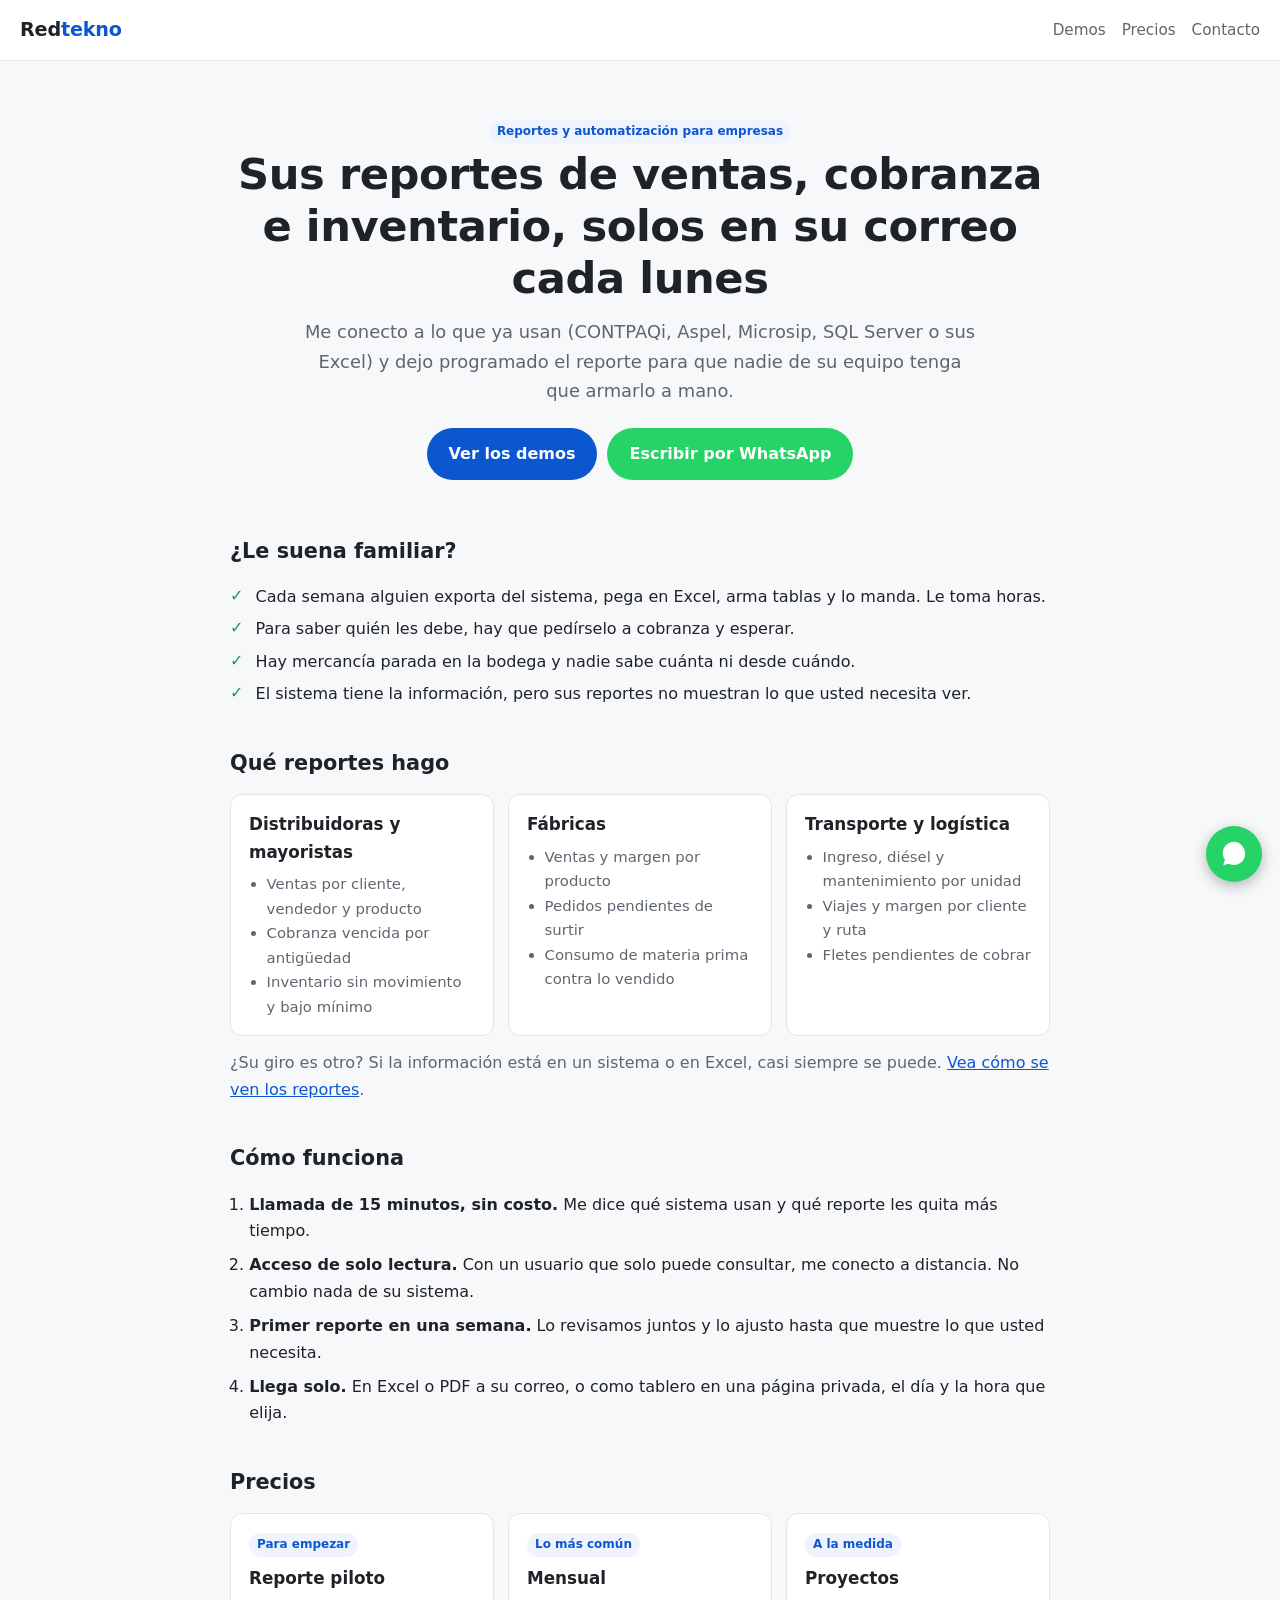
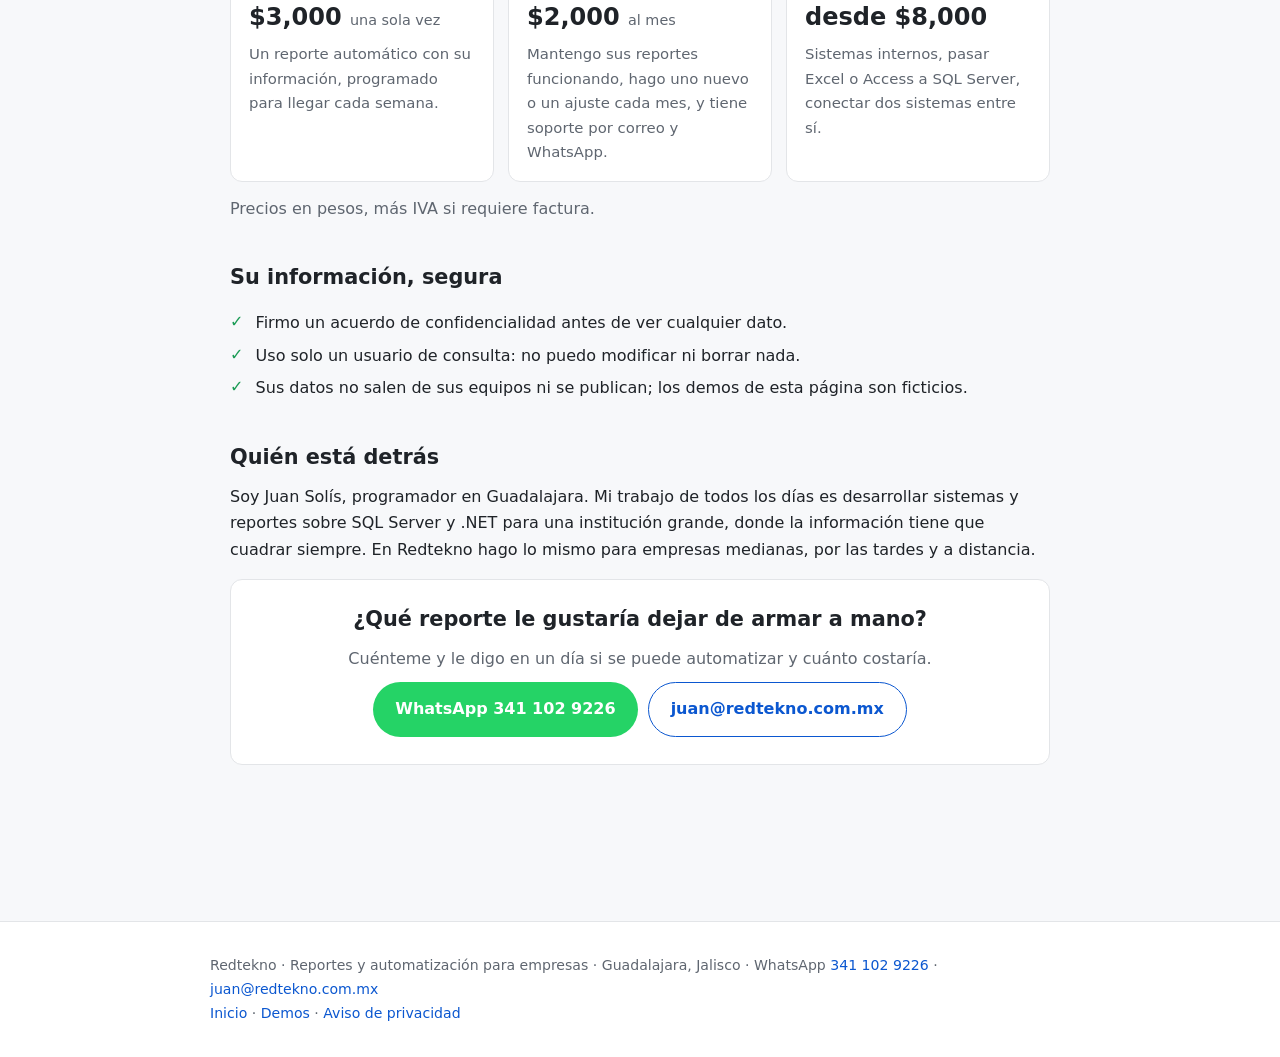
<file: index.html>
<!doctype html>
<html lang="es-MX">
<head>
<meta charset="utf-8">
<meta name="viewport" content="width=device-width,initial-scale=1">
<title>Redtekno · Reportes automáticos para empresas en Guadalajara</title>
<meta name="description" content="Reportes de ventas, cobranza e inventario que llegan solos a su correo, sacados de CONTPAQi, Aspel, Microsip o sus Excel. Para distribuidoras, fábricas y transportistas.">
<link rel="canonical" href="https://redtekno.com.mx/">
<meta name="robots" content="index,follow">
<meta property="og:type" content="website"><meta property="og:locale" content="es_MX"><meta property="og:site_name" content="Redtekno">
<meta property="og:title" content="Redtekno · Reportes que llegan solos a su correo">
<meta property="og:description" content="Ventas, cobranza e inventario sacados directo de su sistema, cada semana, sin copiar y pegar.">
<meta property="og:url" content="https://redtekno.com.mx/">
<link rel="stylesheet" href="/estilos.css">
<script type="application/ld+json">{"@context":"https://schema.org","@type":"ProfessionalService","name":"Redtekno","description":"Reportes automáticos y automatización para empresas","url":"https://redtekno.com.mx/","email":"juan@redtekno.com.mx","telephone":"+523411029226","areaServed":"MX","address":{"@type":"PostalAddress","addressLocality":"Guadalajara","addressRegion":"Jalisco","addressCountry":"MX"}}</script>
</head>
<body>
<header><a class="logo" href="/">Red<span>tekno</span></a>
<nav><a href="/demo/">Demos</a><a href="#precios">Precios</a><a href="#contacto">Contacto</a></nav></header>
<main>
<div class="hero">
<span class="etiqueta">Reportes y automatización para empresas</span>
<h1>Sus reportes de ventas, cobranza e inventario, solos en su correo cada lunes</h1>
<p class="sub">Me conecto a lo que ya usan (CONTPAQi, Aspel, Microsip, SQL Server o sus Excel) y dejo programado el reporte para que nadie de su equipo tenga que armarlo a mano.</p>
<p class="botones"><a class="cta az" href="/demo/">Ver los demos</a>
<a class="cta" href="https://wa.me/523411029226?text=Hola%2C%20me%20interesan%20los%20reportes%20autom%C3%A1ticos">Escribir por WhatsApp</a></p>
</div>

<h2>¿Le suena familiar?</h2>
<ul class="chk">
<li>Cada semana alguien exporta del sistema, pega en Excel, arma tablas y lo manda. Le toma horas.</li>
<li>Para saber quién les debe, hay que pedírselo a cobranza y esperar.</li>
<li>Hay mercancía parada en la bodega y nadie sabe cuánta ni desde cuándo.</li>
<li>El sistema tiene la información, pero sus reportes no muestran lo que usted necesita ver.</li>
</ul>

<h2>Qué reportes hago</h2>
<div class="grid">
<div class="card"><h3>Distribuidoras y mayoristas</h3><ul><li>Ventas por cliente, vendedor y producto</li><li>Cobranza vencida por antigüedad</li><li>Inventario sin movimiento y bajo mínimo</li></ul></div>
<div class="card"><h3>Fábricas</h3><ul><li>Ventas y margen por producto</li><li>Pedidos pendientes de surtir</li><li>Consumo de materia prima contra lo vendido</li></ul></div>
<div class="card"><h3>Transporte y logística</h3><ul><li>Ingreso, diésel y mantenimiento por unidad</li><li>Viajes y margen por cliente y ruta</li><li>Fletes pendientes de cobrar</li></ul></div>
</div>
<p class="sub">¿Su giro es otro? Si la información está en un sistema o en Excel, casi siempre se puede. <a href="/demo/">Vea cómo se ven los reportes</a>.</p>

<h2>Cómo funciona</h2>
<ol class="pasos">
<li><strong>Llamada de 15 minutos, sin costo.</strong> Me dice qué sistema usan y qué reporte les quita más tiempo.</li>
<li><strong>Acceso de solo lectura.</strong> Con un usuario que solo puede consultar, me conecto a distancia. No cambio nada de su sistema.</li>
<li><strong>Primer reporte en una semana.</strong> Lo revisamos juntos y lo ajusto hasta que muestre lo que usted necesita.</li>
<li><strong>Llega solo.</strong> En Excel o PDF a su correo, o como tablero en una página privada, el día y la hora que elija.</li>
</ol>

<h2 id="precios">Precios</h2>
<div class="grid">
<div class="card"><span class="etiqueta">Para empezar</span><h3 style="margin-top:8px">Reporte piloto</h3><div class="precio">$3,000 <small>una sola vez</small></div><p>Un reporte automático con su información, programado para llegar cada semana.</p></div>
<div class="card"><span class="etiqueta">Lo más común</span><h3 style="margin-top:8px">Mensual</h3><div class="precio">$2,000 <small>al mes</small></div><p>Mantengo sus reportes funcionando, hago uno nuevo o un ajuste cada mes, y tiene soporte por correo y WhatsApp.</p></div>
<div class="card"><span class="etiqueta">A la medida</span><h3 style="margin-top:8px">Proyectos</h3><div class="precio">desde $8,000</div><p>Sistemas internos, pasar Excel o Access a SQL Server, conectar dos sistemas entre sí.</p></div>
</div>
<p class="sub">Precios en pesos, más IVA si requiere factura.</p>

<h2>Su información, segura</h2>
<ul class="chk">
<li>Firmo un acuerdo de confidencialidad antes de ver cualquier dato.</li>
<li>Uso solo un usuario de consulta: no puedo modificar ni borrar nada.</li>
<li>Sus datos no salen de sus equipos ni se publican; los demos de esta página son ficticios.</li>
</ul>

<h2>Quién está detrás</h2>
<p>Soy Juan Solís, programador en Guadalajara. Mi trabajo de todos los días es desarrollar sistemas y reportes sobre SQL Server y .NET para una institución grande, donde la información tiene que cuadrar siempre. En Redtekno hago lo mismo para empresas medianas, por las tardes y a distancia.</p>

<div class="bloque" id="contacto" style="text-align:center">
<h2 style="margin-top:4px">¿Qué reporte le gustaría dejar de armar a mano?</h2>
<p class="sub">Cuénteme y le digo en un día si se puede automatizar y cuánto costaría.</p>
<p class="botones"><a class="cta" href="https://wa.me/523411029226?text=Hola%2C%20me%20interesan%20los%20reportes%20autom%C3%A1ticos">WhatsApp 341 102 9226</a>
<a class="cta borde" href="mailto:juan@redtekno.com.mx?subject=Reportes%20autom%C3%A1ticos">juan@redtekno.com.mx</a></p>
</div>
</main>
<footer class="sitefoot"><div class="in">
<p>Redtekno · Reportes y automatización para empresas · Guadalajara, Jalisco · WhatsApp <a href="https://wa.me/523411029226">341 102 9226</a> · <a href="mailto:juan@redtekno.com.mx">juan@redtekno.com.mx</a><br>
<a href="/">Inicio</a> · <a href="/demo/">Demos</a> · <a href="/privacidad/">Aviso de privacidad</a></p>
</div></footer>
<a class="waf" href="https://wa.me/523411029226?text=Hola%2C%20me%20interesan%20los%20reportes%20autom%C3%A1ticos" aria-label="Escribir por WhatsApp"><svg viewBox="0 0 32 32" width="30" height="30" fill="#fff" aria-hidden="true"><path d="M16 3C9.4 3 4 8.4 4 15c0 2.6.8 5 2.3 7L4.5 28l6.2-1.6c1.6.9 3.4 1.4 5.3 1.4 6.6 0 12-5.4 12-12S22.6 3 16 3z"/></svg></a>
</body>
</html>
</file>
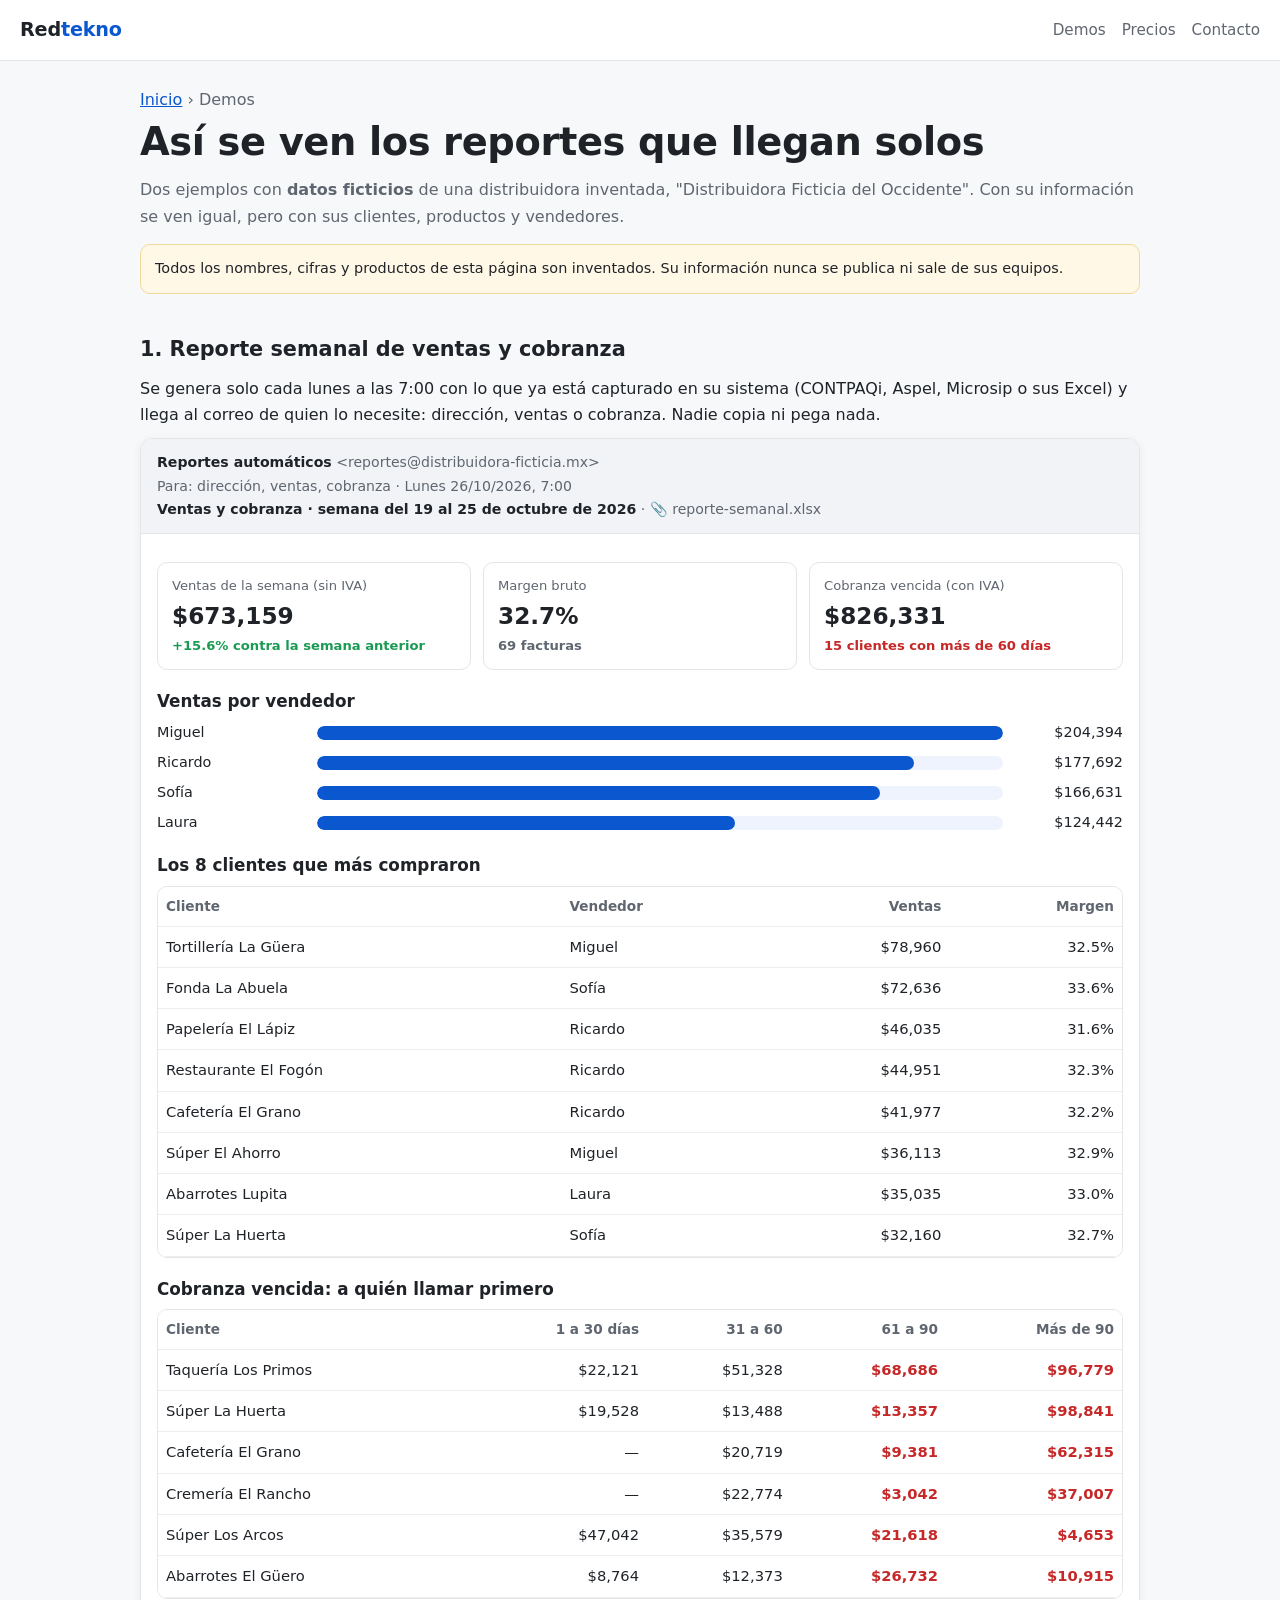
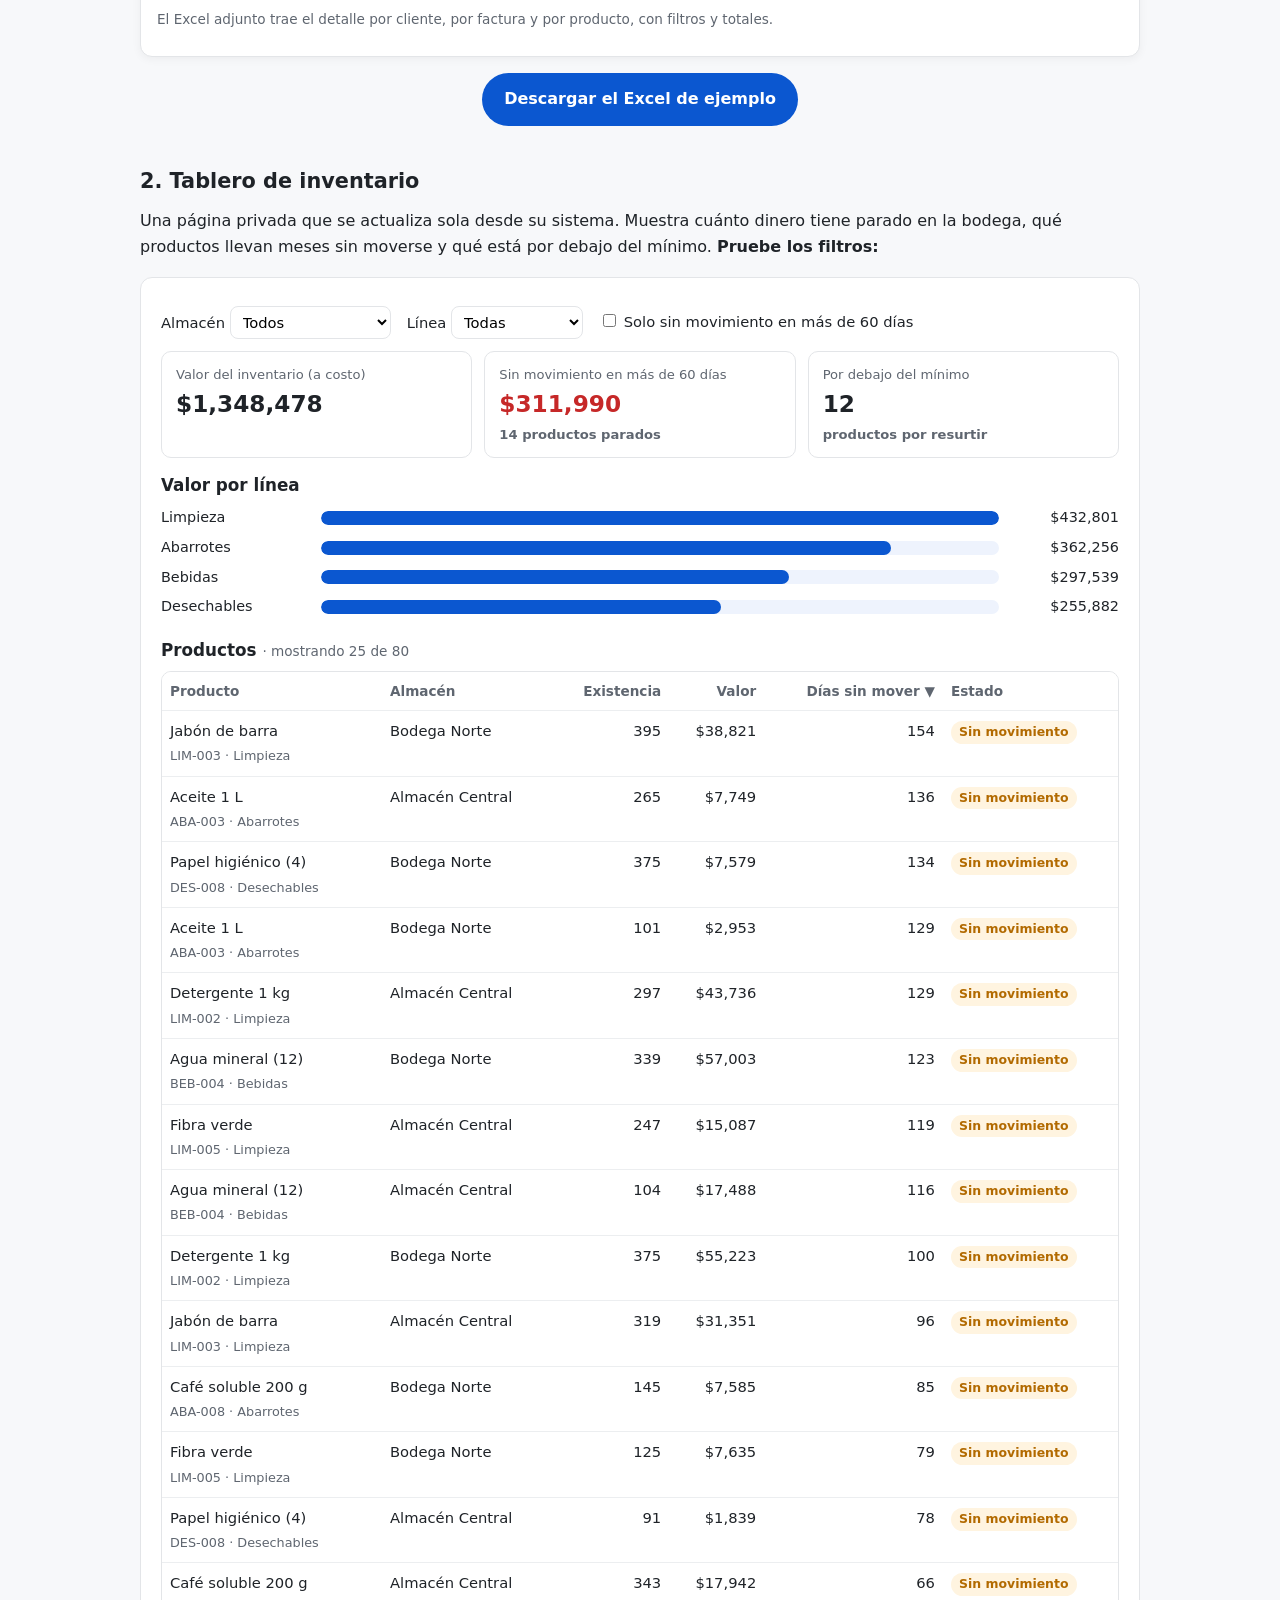
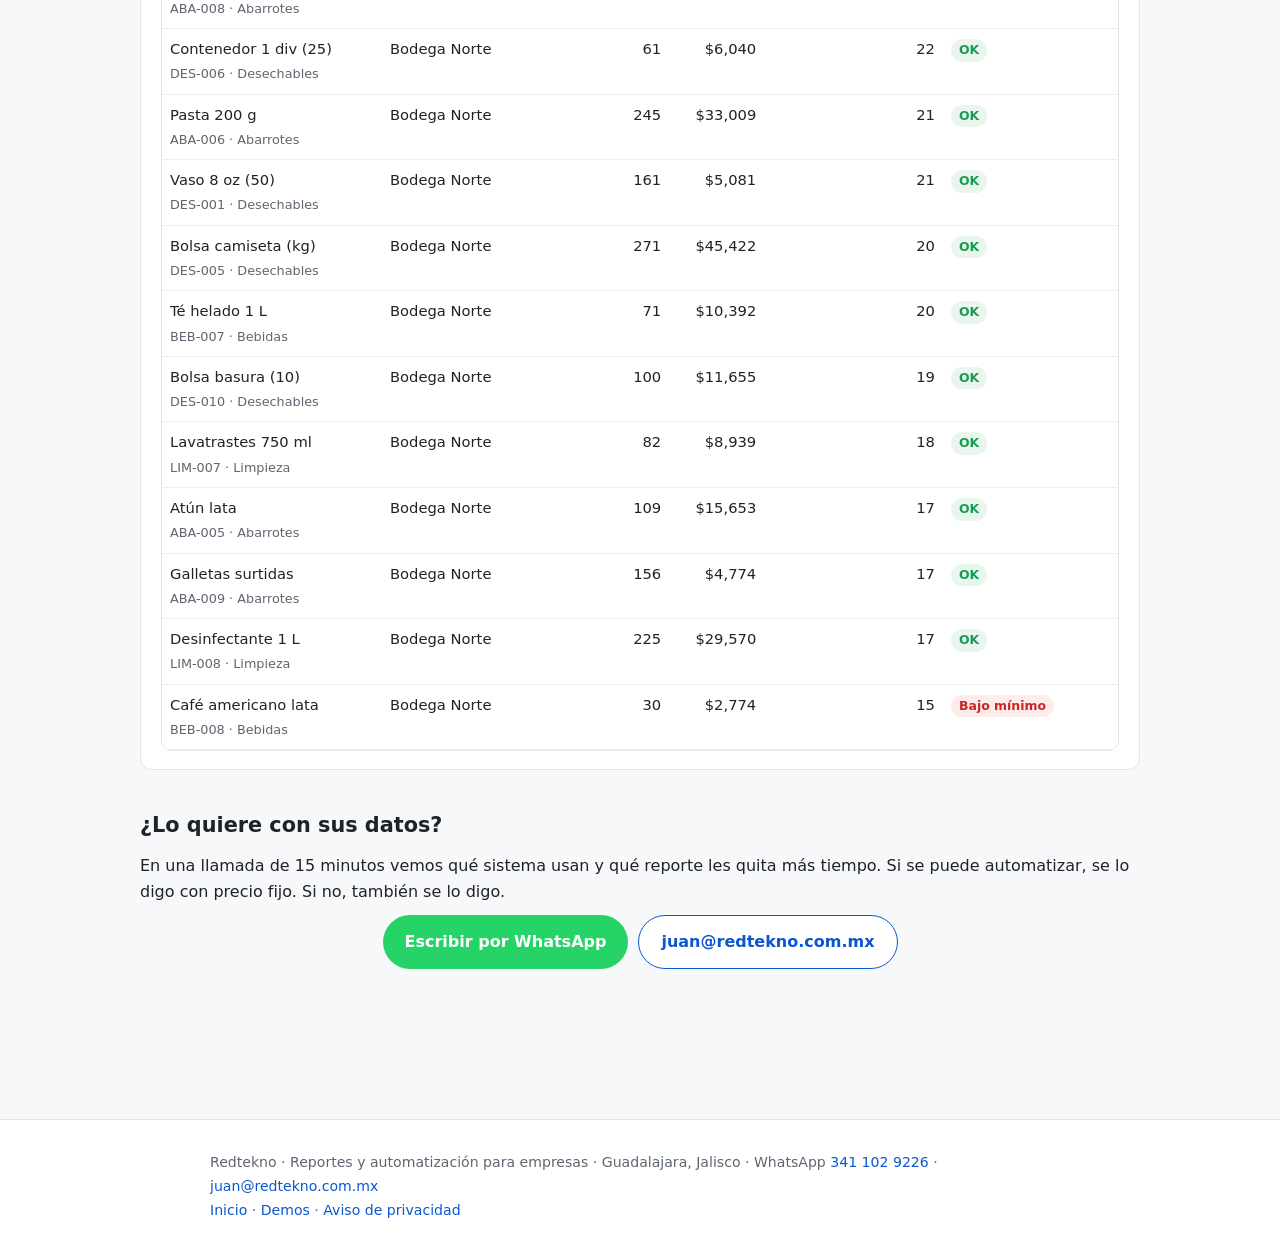
<file: demo/index.html>
<!doctype html>
<html lang="es-MX">
<head>
<meta charset="utf-8">
<meta name="viewport" content="width=device-width,initial-scale=1">
<title>Demos de reportes automáticos · Redtekno</title>
<meta name="description" content="Dos ejemplos con datos ficticios: el reporte semanal de ventas y cobranza que llega solo al correo, y un tablero de inventario. Descarga el Excel de ejemplo.">
<link rel="canonical" href="https://redtekno.com.mx/demo/">
<meta name="robots" content="index,follow">
<meta property="og:type" content="website"><meta property="og:locale" content="es_MX"><meta property="og:site_name" content="Redtekno">
<meta property="og:title" content="Demos de reportes automáticos · Redtekno"><meta property="og:url" content="https://redtekno.com.mx/demo/">
<link rel="stylesheet" href="/estilos.css">
</head>
<body>
<header><a class="logo" href="/">Red<span>tekno</span></a>
<nav><a href="/demo/">Demos</a><a href="/#precios">Precios</a><a href="/#contacto">Contacto</a></nav></header>
<main class="ancho">
<p class="sub" style="margin:0"><a href="/">Inicio</a> › Demos</p>
<h1>Así se ven los reportes que llegan solos</h1>
<p class="sub">Dos ejemplos con <strong>datos ficticios</strong> de una distribuidora inventada, "Distribuidora Ficticia del Occidente". Con su información se ven igual, pero con sus clientes, productos y vendedores.</p>
<div class="aviso">Todos los nombres, cifras y productos de esta página son inventados. Su información nunca se publica ni sale de sus equipos.</div>

<h2 id="ventas">1. Reporte semanal de ventas y cobranza</h2>
<p>Se genera solo cada lunes a las 7:00 con lo que ya está capturado en su sistema (CONTPAQi, Aspel, Microsip o sus Excel) y llega al correo de quien lo necesite: dirección, ventas o cobranza. Nadie copia ni pega nada.</p>

<div class="correo">
<div class="cab"><b>Reportes automáticos</b> &lt;reportes@distribuidora-ficticia.mx&gt;<br>
Para: dirección, ventas, cobranza · Lunes 26/10/2026, 7:00<br>
<b>Ventas y cobranza · semana del 19 al 25 de octubre de 2026</b> · 📎 reporte-semanal.xlsx</div>
<div class="cuerpo">
<div class="kpis">
<div class="kpi"><div class="l">Ventas de la semana (sin IVA)</div><div class="v">$673,159</div><div class="d sube">+15.6% contra la semana anterior</div></div>
<div class="kpi"><div class="l">Margen bruto</div><div class="v">32.7%</div><div class="d sub">69 facturas</div></div>
<div class="kpi"><div class="l">Cobranza vencida (con IVA)</div><div class="v">$826,331</div><div class="d baja">15 clientes con más de 60 días</div></div>
</div>
<h3 style="margin-top:18px">Ventas por vendedor</h3>
<div class="barras"><div class=fila><span>Miguel</span><span class=barra><i style='width:100%'></i></span><span class=n>$204,394</span></div><div class=fila><span>Ricardo</span><span class=barra><i style='width:87%'></i></span><span class=n>$177,692</span></div><div class=fila><span>Sofía</span><span class=barra><i style='width:82%'></i></span><span class=n>$166,631</span></div><div class=fila><span>Laura</span><span class=barra><i style='width:61%'></i></span><span class=n>$124,442</span></div></div>
<h3 style="margin-top:18px">Los 8 clientes que más compraron</h3>
<div class="tabla"><table><thead><tr><th>Cliente</th><th>Vendedor</th><th class="n">Ventas</th><th class="n">Margen</th></tr></thead><tbody><tr><td>Tortillería La Güera</td><td>Miguel</td><td class=n>$78,960</td><td class=n>32.5%</td></tr><tr><td>Fonda La Abuela</td><td>Sofía</td><td class=n>$72,636</td><td class=n>33.6%</td></tr><tr><td>Papelería El Lápiz</td><td>Ricardo</td><td class=n>$46,035</td><td class=n>31.6%</td></tr><tr><td>Restaurante El Fogón</td><td>Ricardo</td><td class=n>$44,951</td><td class=n>32.3%</td></tr><tr><td>Cafetería El Grano</td><td>Ricardo</td><td class=n>$41,977</td><td class=n>32.2%</td></tr><tr><td>Súper El Ahorro</td><td>Miguel</td><td class=n>$36,113</td><td class=n>32.9%</td></tr><tr><td>Abarrotes Lupita</td><td>Laura</td><td class=n>$35,035</td><td class=n>33.0%</td></tr><tr><td>Súper La Huerta</td><td>Sofía</td><td class=n>$32,160</td><td class=n>32.7%</td></tr></tbody></table></div>
<h3 style="margin-top:18px">Cobranza vencida: a quién llamar primero</h3>
<div class="tabla"><table><thead><tr><th>Cliente</th><th class="n">1 a 30 días</th><th class="n">31 a 60</th><th class="n">61 a 90</th><th class="n">Más de 90</th></tr></thead><tbody><tr><td>Taquería Los Primos</td><td class=n>$22,121</td><td class=n>$51,328</td><td class=n style=color:var(--rojo);font-weight:600>$68,686</td><td class=n style=color:var(--rojo);font-weight:600>$96,779</td></tr><tr><td>Súper La Huerta</td><td class=n>$19,528</td><td class=n>$13,488</td><td class=n style=color:var(--rojo);font-weight:600>$13,357</td><td class=n style=color:var(--rojo);font-weight:600>$98,841</td></tr><tr><td>Cafetería El Grano</td><td class=n>—</td><td class=n>$20,719</td><td class=n style=color:var(--rojo);font-weight:600>$9,381</td><td class=n style=color:var(--rojo);font-weight:600>$62,315</td></tr><tr><td>Cremería El Rancho</td><td class=n>—</td><td class=n>$22,774</td><td class=n style=color:var(--rojo);font-weight:600>$3,042</td><td class=n style=color:var(--rojo);font-weight:600>$37,007</td></tr><tr><td>Súper Los Arcos</td><td class=n>$47,042</td><td class=n>$35,579</td><td class=n style=color:var(--rojo);font-weight:600>$21,618</td><td class=n style=color:var(--rojo);font-weight:600>$4,653</td></tr><tr><td>Abarrotes El Güero</td><td class=n>$8,764</td><td class=n>$12,373</td><td class=n style=color:var(--rojo);font-weight:600>$26,732</td><td class=n style=color:var(--rojo);font-weight:600>$10,915</td></tr></tbody></table></div>
<p class="sub" style="font-size:.85rem">El Excel adjunto trae el detalle por cliente, por factura y por producto, con filtros y totales.</p>
</div></div>
<p style="text-align:center;margin-top:16px"><a class="cta az" href="/demo/reporte-ventas-cobranza-ejemplo.xlsx" download>Descargar el Excel de ejemplo</a></p>

<h2 id="inventario">2. Tablero de inventario</h2>
<p>Una página privada que se actualiza sola desde su sistema. Muestra cuánto dinero tiene parado en la bodega, qué productos llevan meses sin moverse y qué está por debajo del mínimo. <strong>Pruebe los filtros:</strong></p>

<div class="bloque">
<div class="filtros">
<label>Almacén <select id="f-alm"><option value="">Todos</option></select></label>
<label>Línea <select id="f-lin"><option value="">Todas</option></select></label>
<label><input type="checkbox" id="f-lento"> Solo sin movimiento en más de 60 días</label>
</div>
<div class="kpis">
<div class="kpi"><div class="l">Valor del inventario (a costo)</div><div class="v" id="k-valor"></div></div>
<div class="kpi"><div class="l">Sin movimiento en más de 60 días</div><div class="v baja" id="k-lento"></div><div class="d sub" id="k-lento-n"></div></div>
<div class="kpi"><div class="l">Por debajo del mínimo</div><div class="v" id="k-min"></div><div class="d sub">productos por resurtir</div></div>
</div>
<h3 style="margin-top:14px">Valor por línea</h3>
<div class="barras" id="barras-linea"></div>
<h3 style="margin-top:18px">Productos <span class="sub" id="cuantos" style="font-weight:400;font-size:.85rem"></span></h3>
<div class="tabla"><table><thead><tr>
<th class="ord" data-c="producto">Producto</th><th class="ord" data-c="almacen">Almacén</th>
<th class="ord n" data-c="existencia">Existencia</th><th class="ord n" data-c="valor">Valor</th>
<th class="ord n" data-c="dias">Días sin mover ▼</th><th>Estado</th></tr></thead><tbody id="t-inv"></tbody></table></div>
</div>

<h2>¿Lo quiere con sus datos?</h2>
<p>En una llamada de 15 minutos vemos qué sistema usan y qué reporte les quita más tiempo. Si se puede automatizar, se lo digo con precio fijo. Si no, también se lo digo.</p>
<p class="botones"><a class="cta" href="https://wa.me/523411029226?text=Hola%2C%20vi%20los%20demos%20de%20reportes%20y%20me%20interesa">Escribir por WhatsApp</a>
<a class="cta borde" href="mailto:juan@redtekno.com.mx?subject=Reportes%20autom%C3%A1ticos">juan@redtekno.com.mx</a></p>
</main>
<footer class="sitefoot"><div class="in">
<p>Redtekno · Reportes y automatización para empresas · Guadalajara, Jalisco · WhatsApp <a href="https://wa.me/523411029226">341 102 9226</a> · <a href="mailto:juan@redtekno.com.mx">juan@redtekno.com.mx</a><br>
<a href="/">Inicio</a> · <a href="/demo/">Demos</a> · <a href="/privacidad/">Aviso de privacidad</a></p>
</div></footer>
<script>
const INV = [{"sku": "ABA-001", "producto": "Arroz 1 kg", "linea": "Abarrotes", "almacen": "Almacén Central", "existencia": 270, "minimo": 40, "costo": 32.01, "valor": 8642.7, "dias": 2}, {"sku": "ABA-001", "producto": "Arroz 1 kg", "linea": "Abarrotes", "almacen": "Bodega Norte", "existencia": 32, "minimo": 20, "costo": 32.01, "valor": 1024.32, "dias": 12}, {"sku": "ABA-002", "producto": "Frijol 1 kg", "linea": "Abarrotes", "almacen": "Almacén Central", "existencia": 291, "minimo": 40, "costo": 97.99, "valor": 28515.09, "dias": 2}, {"sku": "ABA-002", "producto": "Frijol 1 kg", "linea": "Abarrotes", "almacen": "Bodega Norte", "existencia": 207, "minimo": 20, "costo": 97.99, "valor": 20283.93, "dias": 9}, {"sku": "ABA-003", "producto": "Aceite 1 L", "linea": "Abarrotes", "almacen": "Almacén Central", "existencia": 265, "minimo": 30, "costo": 29.24, "valor": 7748.6, "dias": 136}, {"sku": "ABA-003", "producto": "Aceite 1 L", "linea": "Abarrotes", "almacen": "Bodega Norte", "existencia": 101, "minimo": 40, "costo": 29.24, "valor": 2953.24, "dias": 129}, {"sku": "ABA-004", "producto": "Azúcar 2 kg", "linea": "Abarrotes", "almacen": "Almacén Central", "existencia": 64, "minimo": 30, "costo": 112.97, "valor": 7230.08, "dias": 4}, {"sku": "ABA-004", "producto": "Azúcar 2 kg", "linea": "Abarrotes", "almacen": "Bodega Norte", "existencia": 278, "minimo": 40, "costo": 112.97, "valor": 31405.66, "dias": 6}, {"sku": "ABA-005", "producto": "Atún lata", "linea": "Abarrotes", "almacen": "Almacén Central", "existencia": 84, "minimo": 30, "costo": 143.61, "valor": 12063.24, "dias": 3}, {"sku": "ABA-005", "producto": "Atún lata", "linea": "Abarrotes", "almacen": "Bodega Norte", "existencia": 109, "minimo": 40, "costo": 143.61, "valor": 15653.49, "dias": 17}, {"sku": "ABA-006", "producto": "Pasta 200 g", "linea": "Abarrotes", "almacen": "Almacén Central", "existencia": 268, "minimo": 60, "costo": 134.73, "valor": 36107.64, "dias": 2}, {"sku": "ABA-006", "producto": "Pasta 200 g", "linea": "Abarrotes", "almacen": "Bodega Norte", "existencia": 245, "minimo": 40, "costo": 134.73, "valor": 33008.85, "dias": 21}, {"sku": "ABA-007", "producto": "Sal 1 kg", "linea": "Abarrotes", "almacen": "Almacén Central", "existencia": 188, "minimo": 40, "costo": 138.17, "valor": 25975.96, "dias": 2}, {"sku": "ABA-007", "producto": "Sal 1 kg", "linea": "Abarrotes", "almacen": "Bodega Norte", "existencia": 131, "minimo": 30, "costo": 138.17, "valor": 18100.27, "dias": 8}, {"sku": "ABA-008", "producto": "Café soluble 200 g", "linea": "Abarrotes", "almacen": "Almacén Central", "existencia": 343, "minimo": 60, "costo": 52.31, "valor": 17942.33, "dias": 66}, {"sku": "ABA-008", "producto": "Café soluble 200 g", "linea": "Abarrotes", "almacen": "Bodega Norte", "existencia": 145, "minimo": 30, "costo": 52.31, "valor": 7584.95, "dias": 85}, {"sku": "ABA-009", "producto": "Galletas surtidas", "linea": "Abarrotes", "almacen": "Almacén Central", "existencia": 209, "minimo": 30, "costo": 30.6, "valor": 6395.4, "dias": 3}, {"sku": "ABA-009", "producto": "Galletas surtidas", "linea": "Abarrotes", "almacen": "Bodega Norte", "existencia": 156, "minimo": 30, "costo": 30.6, "valor": 4773.6, "dias": 17}, {"sku": "ABA-010", "producto": "Chiles en lata", "linea": "Abarrotes", "almacen": "Almacén Central", "existencia": 309, "minimo": 30, "costo": 87.54, "valor": 27049.86, "dias": 5}, {"sku": "ABA-010", "producto": "Chiles en lata", "linea": "Abarrotes", "almacen": "Bodega Norte", "existencia": 255, "minimo": 40, "costo": 87.54, "valor": 22322.7, "dias": 9}, {"sku": "ABA-011", "producto": "Harina 1 kg", "linea": "Abarrotes", "almacen": "Almacén Central", "existencia": 199, "minimo": 40, "costo": 127.11, "valor": 25294.89, "dias": 4}, {"sku": "ABA-011", "producto": "Harina 1 kg", "linea": "Abarrotes", "almacen": "Bodega Norte", "existencia": 3, "minimo": 20, "costo": 127.11, "valor": 381.33, "dias": 8}, {"sku": "ABA-012", "producto": "Avena 400 g", "linea": "Abarrotes", "almacen": "Almacén Central", "existencia": 21, "minimo": 30, "costo": 47.32, "valor": 993.72, "dias": 2}, {"sku": "ABA-012", "producto": "Avena 400 g", "linea": "Abarrotes", "almacen": "Bodega Norte", "existencia": 17, "minimo": 40, "costo": 47.32, "valor": 804.44, "dias": 5}, {"sku": "LIM-001", "producto": "Cloro 1 L", "linea": "Limpieza", "almacen": "Almacén Central", "existencia": 208, "minimo": 20, "costo": 176.63, "valor": 36739.04, "dias": 2}, {"sku": "LIM-001", "producto": "Cloro 1 L", "linea": "Limpieza", "almacen": "Bodega Norte", "existencia": 108, "minimo": 20, "costo": 176.63, "valor": 19076.04, "dias": 6}, {"sku": "LIM-002", "producto": "Detergente 1 kg", "linea": "Limpieza", "almacen": "Almacén Central", "existencia": 297, "minimo": 60, "costo": 147.26, "valor": 43736.22, "dias": 129}, {"sku": "LIM-002", "producto": "Detergente 1 kg", "linea": "Limpieza", "almacen": "Bodega Norte", "existencia": 375, "minimo": 20, "costo": 147.26, "valor": 55222.5, "dias": 100}, {"sku": "LIM-003", "producto": "Jabón de barra", "linea": "Limpieza", "almacen": "Almacén Central", "existencia": 319, "minimo": 60, "costo": 98.28, "valor": 31351.32, "dias": 96}, {"sku": "LIM-003", "producto": "Jabón de barra", "linea": "Limpieza", "almacen": "Bodega Norte", "existencia": 395, "minimo": 40, "costo": 98.28, "valor": 38820.6, "dias": 154}, {"sku": "LIM-004", "producto": "Limpiador multiusos", "linea": "Limpieza", "almacen": "Almacén Central", "existencia": 165, "minimo": 40, "costo": 69.19, "valor": 11416.35, "dias": 2}, {"sku": "LIM-004", "producto": "Limpiador multiusos", "linea": "Limpieza", "almacen": "Bodega Norte", "existencia": 19, "minimo": 40, "costo": 69.19, "valor": 1314.61, "dias": 6}, {"sku": "LIM-005", "producto": "Fibra verde", "linea": "Limpieza", "almacen": "Almacén Central", "existencia": 247, "minimo": 60, "costo": 61.08, "valor": 15086.76, "dias": 119}, {"sku": "LIM-005", "producto": "Fibra verde", "linea": "Limpieza", "almacen": "Bodega Norte", "existencia": 125, "minimo": 40, "costo": 61.08, "valor": 7635.0, "dias": 79}, {"sku": "LIM-006", "producto": "Suavizante 1 L", "linea": "Limpieza", "almacen": "Almacén Central", "existencia": 270, "minimo": 40, "costo": 159.25, "valor": 42997.5, "dias": 5}, {"sku": "LIM-006", "producto": "Suavizante 1 L", "linea": "Limpieza", "almacen": "Bodega Norte", "existencia": 118, "minimo": 40, "costo": 159.25, "valor": 18791.5, "dias": 11}, {"sku": "LIM-007", "producto": "Lavatrastes 750 ml", "linea": "Limpieza", "almacen": "Almacén Central", "existencia": 261, "minimo": 30, "costo": 109.01, "valor": 28451.61, "dias": 2}, {"sku": "LIM-007", "producto": "Lavatrastes 750 ml", "linea": "Limpieza", "almacen": "Bodega Norte", "existencia": 82, "minimo": 20, "costo": 109.01, "valor": 8938.82, "dias": 18}, {"sku": "LIM-008", "producto": "Desinfectante 1 L", "linea": "Limpieza", "almacen": "Almacén Central", "existencia": 233, "minimo": 60, "costo": 131.42, "valor": 30620.86, "dias": 5}, {"sku": "LIM-008", "producto": "Desinfectante 1 L", "linea": "Limpieza", "almacen": "Bodega Norte", "existencia": 225, "minimo": 40, "costo": 131.42, "valor": 29569.5, "dias": 17}, {"sku": "LIM-009", "producto": "Trapeador", "linea": "Limpieza", "almacen": "Almacén Central", "existencia": 12, "minimo": 20, "costo": 82.93, "valor": 995.16, "dias": 2}, {"sku": "LIM-009", "producto": "Trapeador", "linea": "Limpieza", "almacen": "Bodega Norte", "existencia": 28, "minimo": 40, "costo": 82.93, "valor": 2322.04, "dias": 9}, {"sku": "LIM-010", "producto": "Escoba", "linea": "Limpieza", "almacen": "Almacén Central", "existencia": 41, "minimo": 40, "costo": 110.4, "valor": 4526.4, "dias": 2}, {"sku": "LIM-010", "producto": "Escoba", "linea": "Limpieza", "almacen": "Bodega Norte", "existencia": 47, "minimo": 20, "costo": 110.4, "valor": 5188.8, "dias": 5}, {"sku": "DES-001", "producto": "Vaso 8 oz (50)", "linea": "Desechables", "almacen": "Almacén Central", "existencia": 99, "minimo": 30, "costo": 31.56, "valor": 3124.44, "dias": 2}, {"sku": "DES-001", "producto": "Vaso 8 oz (50)", "linea": "Desechables", "almacen": "Bodega Norte", "existencia": 161, "minimo": 30, "costo": 31.56, "valor": 5081.16, "dias": 21}, {"sku": "DES-002", "producto": "Plato 9\" (25)", "linea": "Desechables", "almacen": "Almacén Central", "existencia": 52, "minimo": 30, "costo": 138.02, "valor": 7177.04, "dias": 5}, {"sku": "DES-002", "producto": "Plato 9\" (25)", "linea": "Desechables", "almacen": "Bodega Norte", "existencia": 60, "minimo": 30, "costo": 138.02, "valor": 8281.2, "dias": 10}, {"sku": "DES-003", "producto": "Cuchara (50)", "linea": "Desechables", "almacen": "Almacén Central", "existencia": 93, "minimo": 40, "costo": 94.49, "valor": 8787.57, "dias": 5}, {"sku": "DES-003", "producto": "Cuchara (50)", "linea": "Desechables", "almacen": "Bodega Norte", "existencia": 17, "minimo": 40, "costo": 94.49, "valor": 1606.33, "dias": 10}, {"sku": "DES-004", "producto": "Servilleta (500)", "linea": "Desechables", "almacen": "Almacén Central", "existencia": 151, "minimo": 60, "costo": 55.45, "valor": 8372.95, "dias": 2}, {"sku": "DES-004", "producto": "Servilleta (500)", "linea": "Desechables", "almacen": "Bodega Norte", "existencia": 236, "minimo": 60, "costo": 55.45, "valor": 13086.2, "dias": 13}, {"sku": "DES-005", "producto": "Bolsa camiseta (kg)", "linea": "Desechables", "almacen": "Almacén Central", "existencia": 186, "minimo": 20, "costo": 167.61, "valor": 31175.46, "dias": 3}, {"sku": "DES-005", "producto": "Bolsa camiseta (kg)", "linea": "Desechables", "almacen": "Bodega Norte", "existencia": 271, "minimo": 60, "costo": 167.61, "valor": 45422.31, "dias": 20}, {"sku": "DES-006", "producto": "Contenedor 1 div (25)", "linea": "Desechables", "almacen": "Almacén Central", "existencia": 28, "minimo": 40, "costo": 99.02, "valor": 2772.56, "dias": 2}, {"sku": "DES-006", "producto": "Contenedor 1 div (25)", "linea": "Desechables", "almacen": "Bodega Norte", "existencia": 61, "minimo": 40, "costo": 99.02, "valor": 6040.22, "dias": 22}, {"sku": "DES-007", "producto": "Papel aluminio", "linea": "Desechables", "almacen": "Almacén Central", "existencia": 267, "minimo": 20, "costo": 49.72, "valor": 13275.24, "dias": 3}, {"sku": "DES-007", "producto": "Papel aluminio", "linea": "Desechables", "almacen": "Bodega Norte", "existencia": 113, "minimo": 20, "costo": 49.72, "valor": 5618.36, "dias": 14}, {"sku": "DES-008", "producto": "Papel higiénico (4)", "linea": "Desechables", "almacen": "Almacén Central", "existencia": 91, "minimo": 40, "costo": 20.21, "valor": 1839.11, "dias": 78}, {"sku": "DES-008", "producto": "Papel higiénico (4)", "linea": "Desechables", "almacen": "Bodega Norte", "existencia": 375, "minimo": 20, "costo": 20.21, "valor": 7578.75, "dias": 134}, {"sku": "DES-009", "producto": "Toalla interdoblada", "linea": "Desechables", "almacen": "Almacén Central", "existencia": 187, "minimo": 40, "costo": 160.99, "valor": 30105.13, "dias": 2}, {"sku": "DES-009", "producto": "Toalla interdoblada", "linea": "Desechables", "almacen": "Bodega Norte", "existencia": 273, "minimo": 40, "costo": 160.99, "valor": 43950.27, "dias": 9}, {"sku": "DES-010", "producto": "Bolsa basura (10)", "linea": "Desechables", "almacen": "Almacén Central", "existencia": 8, "minimo": 30, "costo": 116.55, "valor": 932.4, "dias": 4}, {"sku": "DES-010", "producto": "Bolsa basura (10)", "linea": "Desechables", "almacen": "Bodega Norte", "existencia": 100, "minimo": 20, "costo": 116.55, "valor": 11655.0, "dias": 19}, {"sku": "BEB-001", "producto": "Agua 1 L (12)", "linea": "Bebidas", "almacen": "Almacén Central", "existencia": 179, "minimo": 30, "costo": 93.0, "valor": 16647.0, "dias": 2}, {"sku": "BEB-001", "producto": "Agua 1 L (12)", "linea": "Bebidas", "almacen": "Bodega Norte", "existencia": 33, "minimo": 60, "costo": 93.0, "valor": 3069.0, "dias": 8}, {"sku": "BEB-002", "producto": "Refresco 600 ml (12)", "linea": "Bebidas", "almacen": "Almacén Central", "existencia": 262, "minimo": 40, "costo": 160.83, "valor": 42137.46, "dias": 3}, {"sku": "BEB-002", "producto": "Refresco 600 ml (12)", "linea": "Bebidas", "almacen": "Bodega Norte", "existencia": 195, "minimo": 60, "costo": 160.83, "valor": 31361.85, "dias": 14}, {"sku": "BEB-003", "producto": "Jugo 1 L", "linea": "Bebidas", "almacen": "Almacén Central", "existencia": 150, "minimo": 30, "costo": 88.74, "valor": 13311.0, "dias": 6}, {"sku": "BEB-003", "producto": "Jugo 1 L", "linea": "Bebidas", "almacen": "Bodega Norte", "existencia": 164, "minimo": 40, "costo": 88.74, "valor": 14553.36, "dias": 7}, {"sku": "BEB-004", "producto": "Agua mineral (12)", "linea": "Bebidas", "almacen": "Almacén Central", "existencia": 104, "minimo": 40, "costo": 168.15, "valor": 17487.6, "dias": 116}, {"sku": "BEB-004", "producto": "Agua mineral (12)", "linea": "Bebidas", "almacen": "Bodega Norte", "existencia": 339, "minimo": 30, "costo": 168.15, "valor": 57002.85, "dias": 123}, {"sku": "BEB-005", "producto": "Bebida isotónica", "linea": "Bebidas", "almacen": "Almacén Central", "existencia": 25, "minimo": 60, "costo": 103.67, "valor": 2591.75, "dias": 3}, {"sku": "BEB-005", "producto": "Bebida isotónica", "linea": "Bebidas", "almacen": "Bodega Norte", "existencia": 133, "minimo": 30, "costo": 103.67, "valor": 13788.11, "dias": 13}, {"sku": "BEB-006", "producto": "Leche 1 L (12)", "linea": "Bebidas", "almacen": "Almacén Central", "existencia": 128, "minimo": 30, "costo": 124.52, "valor": 15938.56, "dias": 2}, {"sku": "BEB-006", "producto": "Leche 1 L (12)", "linea": "Bebidas", "almacen": "Bodega Norte", "existencia": 128, "minimo": 30, "costo": 124.52, "valor": 15938.56, "dias": 4}, {"sku": "BEB-007", "producto": "Té helado 1 L", "linea": "Bebidas", "almacen": "Almacén Central", "existencia": 97, "minimo": 20, "costo": 146.37, "valor": 14197.89, "dias": 7}, {"sku": "BEB-007", "producto": "Té helado 1 L", "linea": "Bebidas", "almacen": "Bodega Norte", "existencia": 71, "minimo": 40, "costo": 146.37, "valor": 10392.27, "dias": 20}, {"sku": "BEB-008", "producto": "Café americano lata", "linea": "Bebidas", "almacen": "Almacén Central", "existencia": 285, "minimo": 20, "costo": 92.45, "valor": 26348.25, "dias": 2}, {"sku": "BEB-008", "producto": "Café americano lata", "linea": "Bebidas", "almacen": "Bodega Norte", "existencia": 30, "minimo": 40, "costo": 92.45, "valor": 2773.5, "dias": 15}];
const $ = id => document.getElementById(id);
const pesos = n => "$" + Math.round(n).toLocaleString("es-MX");
let orden = {c: "dias", asc: false};
for (const [sel, campo] of [["f-alm", "almacen"], ["f-lin", "linea"]]) {
  [...new Set(INV.map(r => r[campo]))].sort().forEach(v => $(sel).add(new Option(v, v)));
}
function estado(r) {
  if (r.existencia < r.minimo) return '<span class="sem r">Bajo mínimo</span>';
  if (r.dias > 60) return '<span class="sem a">Sin movimiento</span>';
  return '<span class="sem v">OK</span>';
}
function pintar() {
  const alm = $("f-alm").value, lin = $("f-lin").value, lento = $("f-lento").checked;
  const filas = INV.filter(r => (!alm || r.almacen === alm) && (!lin || r.linea === lin) && (!lento || r.dias > 60));
  const lentos = filas.filter(r => r.dias > 60);
  $("k-valor").textContent = pesos(filas.reduce((s, r) => s + r.valor, 0));
  $("k-lento").textContent = pesos(lentos.reduce((s, r) => s + r.valor, 0));
  $("k-lento-n").textContent = lentos.length + " productos parados";
  $("k-min").textContent = filas.filter(r => r.existencia < r.minimo).length;
  const porLinea = {};
  filas.forEach(r => porLinea[r.linea] = (porLinea[r.linea] || 0) + r.valor);
  const max = Math.max(1, ...Object.values(porLinea));
  $("barras-linea").innerHTML = Object.entries(porLinea).sort((a, b) => b[1] - a[1]).map(([l, v]) =>
    `<div class="fila"><span>${l}</span><span class="barra"><i style="width:${(v / max * 100).toFixed(0)}%"></i></span><span class="n">${pesos(v)}</span></div>`).join("");
  filas.sort((a, b) => {
    const x = a[orden.c], y = b[orden.c];
    return (typeof x === "string" ? x.localeCompare(y) : x - y) * (orden.asc ? 1 : -1);
  });
  const vista = filas.slice(0, 25);
  $("cuantos").textContent = `· mostrando ${vista.length} de ${filas.length}`;
  $("t-inv").innerHTML = vista.map(r =>
    `<tr><td>${r.producto}<br><span class="sub" style="font-size:.8rem">${r.sku} · ${r.linea}</span></td><td>${r.almacen}</td>` +
    `<td class="n">${r.existencia}</td><td class="n">${pesos(r.valor)}</td><td class="n">${r.dias}</td><td>${estado(r)}</td></tr>`).join("");
}
document.querySelectorAll("th.ord").forEach(th => th.addEventListener("click", () => {
  const c = th.dataset.c;
  orden = {c, asc: orden.c === c ? !orden.asc : (c === "producto" || c === "almacen")};
  document.querySelectorAll("th.ord").forEach(t => t.textContent = t.textContent.replace(/ [▲▼]$/, ""));
  th.textContent += orden.asc ? " ▲" : " ▼";
  pintar();
}));
["f-alm", "f-lin", "f-lento"].forEach(id => $(id).addEventListener("change", pintar));
pintar();
</script>
</body>
</html>
</file>
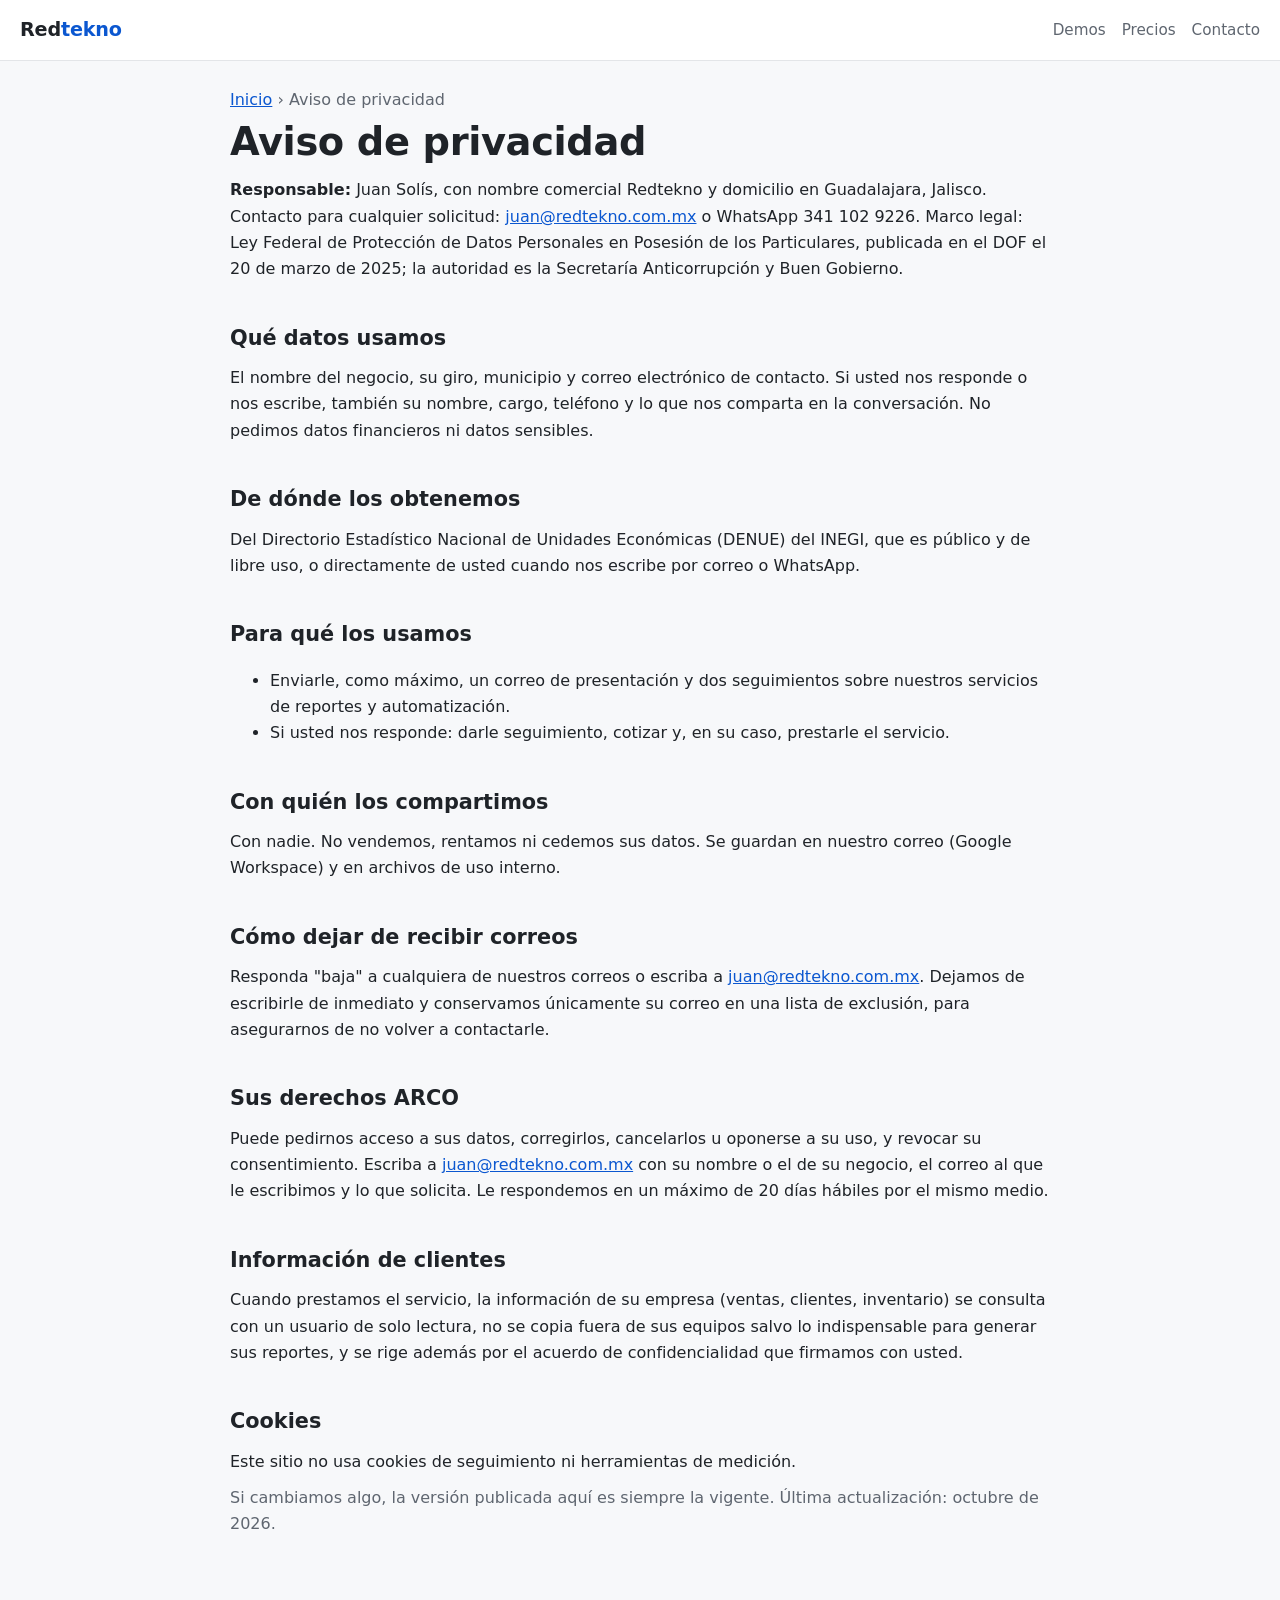
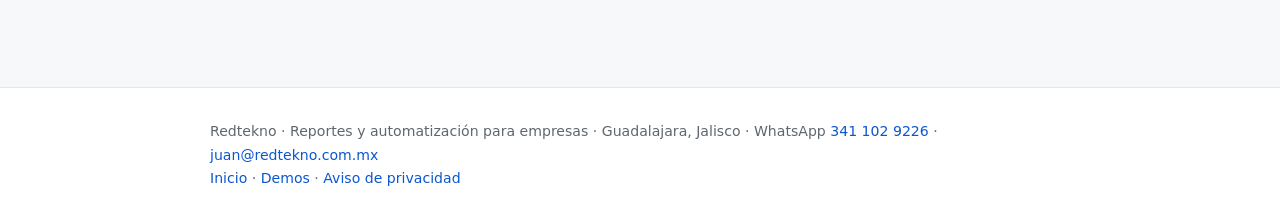
<file: privacidad/index.html>
<!doctype html>
<html lang="es-MX">
<head>
<meta charset="utf-8">
<meta name="viewport" content="width=device-width,initial-scale=1">
<title>Aviso de privacidad · Redtekno</title>
<meta name="description" content="Qué datos usa Redtekno, de dónde los obtiene, para qué y cómo pedir la baja o ejercer sus derechos ARCO.">
<link rel="canonical" href="https://redtekno.com.mx/privacidad/">
<meta name="robots" content="index,follow">
<link rel="stylesheet" href="/estilos.css">
</head>
<body>
<header><a class="logo" href="/">Red<span>tekno</span></a>
<nav><a href="/demo/">Demos</a><a href="/#precios">Precios</a><a href="/#contacto">Contacto</a></nav></header>
<main>
<p class="sub" style="margin:0"><a href="/">Inicio</a> › Aviso de privacidad</p>
<h1>Aviso de privacidad</h1>
<p><strong>Responsable:</strong> Juan Solís, con nombre comercial Redtekno y domicilio en Guadalajara, Jalisco. Contacto para cualquier solicitud: <a href="mailto:juan@redtekno.com.mx">juan@redtekno.com.mx</a> o WhatsApp 341 102 9226. Marco legal: Ley Federal de Protección de Datos Personales en Posesión de los Particulares, publicada en el DOF el 20 de marzo de 2025; la autoridad es la Secretaría Anticorrupción y Buen Gobierno.</p>

<h2>Qué datos usamos</h2>
<p>El nombre del negocio, su giro, municipio y correo electrónico de contacto. Si usted nos responde o nos escribe, también su nombre, cargo, teléfono y lo que nos comparta en la conversación. No pedimos datos financieros ni datos sensibles.</p>

<h2>De dónde los obtenemos</h2>
<p>Del Directorio Estadístico Nacional de Unidades Económicas (DENUE) del INEGI, que es público y de libre uso, o directamente de usted cuando nos escribe por correo o WhatsApp.</p>

<h2>Para qué los usamos</h2>
<ul>
<li>Enviarle, como máximo, un correo de presentación y dos seguimientos sobre nuestros servicios de reportes y automatización.</li>
<li>Si usted nos responde: darle seguimiento, cotizar y, en su caso, prestarle el servicio.</li>
</ul>

<h2>Con quién los compartimos</h2>
<p>Con nadie. No vendemos, rentamos ni cedemos sus datos. Se guardan en nuestro correo (Google Workspace) y en archivos de uso interno.</p>

<h2>Cómo dejar de recibir correos</h2>
<p>Responda "baja" a cualquiera de nuestros correos o escriba a <a href="mailto:juan@redtekno.com.mx?subject=baja">juan@redtekno.com.mx</a>. Dejamos de escribirle de inmediato y conservamos únicamente su correo en una lista de exclusión, para asegurarnos de no volver a contactarle.</p>

<h2>Sus derechos ARCO</h2>
<p>Puede pedirnos acceso a sus datos, corregirlos, cancelarlos u oponerse a su uso, y revocar su consentimiento. Escriba a <a href="mailto:juan@redtekno.com.mx">juan@redtekno.com.mx</a> con su nombre o el de su negocio, el correo al que le escribimos y lo que solicita. Le respondemos en un máximo de 20 días hábiles por el mismo medio.</p>

<h2>Información de clientes</h2>
<p>Cuando prestamos el servicio, la información de su empresa (ventas, clientes, inventario) se consulta con un usuario de solo lectura, no se copia fuera de sus equipos salvo lo indispensable para generar sus reportes, y se rige además por el acuerdo de confidencialidad que firmamos con usted.</p>

<h2>Cookies</h2>
<p>Este sitio no usa cookies de seguimiento ni herramientas de medición.</p>

<p class="sub">Si cambiamos algo, la versión publicada aquí es siempre la vigente. Última actualización: octubre de 2026.</p>
</main>
<footer class="sitefoot"><div class="in">
<p>Redtekno · Reportes y automatización para empresas · Guadalajara, Jalisco · WhatsApp <a href="https://wa.me/523411029226">341 102 9226</a> · <a href="mailto:juan@redtekno.com.mx">juan@redtekno.com.mx</a><br>
<a href="/">Inicio</a> · <a href="/demo/">Demos</a> · <a href="/privacidad/">Aviso de privacidad</a></p>
</div></footer>
</body>
</html>
</file>
<file: estilos.css>
*{box-sizing:border-box}
:root{--tx:#1f2328;--sub:#5f6670;--borde:#e3e5e8;--fondo:#f7f8fa;--azul:#0b57d0;--azul2:#0a4ab5;--verde:#1a9b54;--wa:#25D366;--rojo:#c62828;--ambar:#b26a00}
body{margin:0;font:16px/1.65 system-ui,-apple-system,"Segoe UI",Roboto,sans-serif;color:var(--tx);background:var(--fondo)}
a{color:var(--azul)}
header{background:#fff;border-bottom:1px solid var(--borde);padding:14px 20px;display:flex;justify-content:space-between;align-items:center;flex-wrap:wrap;gap:10px}
.logo{font-weight:800;font-size:1.2rem;text-decoration:none;color:var(--tx);letter-spacing:-.01em}.logo span{color:var(--azul)}
nav a{margin-left:16px;text-decoration:none;color:var(--sub);font-size:.95rem}nav a:hover{color:var(--tx)}
main{max-width:860px;margin:0 auto;padding:26px 20px 96px}
main.ancho{max-width:1040px}
h1{font-size:clamp(1.6rem,4.4vw,2.4rem);line-height:1.2;margin:6px 0 12px;letter-spacing:-.01em}
h2{font-size:1.3rem;margin:38px 0 10px}h3{font-size:1.05rem;margin:0 0 6px}
p{margin:.6rem 0}.sub{color:var(--sub)}
.cta{display:inline-flex;align-items:center;gap:8px;background:var(--wa);color:#fff;padding:13px 22px;border-radius:999px;font-weight:600;text-decoration:none;border:0}
.cta:hover{background:#1ebe5d}.cta.az{background:var(--azul)}.cta.az:hover{background:var(--azul2)}
.cta.borde{background:#fff;color:var(--azul);border:1px solid var(--azul)}.cta.borde:hover{background:#eef3fd}
.botones{display:flex;flex-wrap:wrap;gap:10px;justify-content:center}
.hero{text-align:center;padding:30px 4px 6px}.hero h1{font-size:clamp(1.8rem,5vw,2.7rem)}
.hero p.sub{font-size:1.12rem;max-width:42rem;margin:0 auto 22px}
.bloque{background:#fff;border:1px solid var(--borde);border-radius:12px;padding:18px 20px;margin:16px 0}
.grid{display:grid;grid-template-columns:repeat(auto-fit,minmax(230px,1fr));gap:14px;margin:14px 0}
.card{background:#fff;border:1px solid var(--borde);border-radius:12px;padding:16px 18px}.card p{font-size:.93rem;color:var(--sub);margin:0}
.card ul{margin:.3rem 0 0;padding-left:1.1rem;font-size:.93rem;color:var(--sub)}
.chk{list-style:none;padding:0}.chk li{padding-left:1.6rem;position:relative;margin:6px 0}
.chk li:before{content:"\2713";position:absolute;left:0;top:-1px;color:var(--verde);font-weight:700}
ol.pasos{padding-left:1.2rem}ol.pasos li{margin:8px 0}
table{width:100%;border-collapse:collapse;margin:.5rem 0;font-size:.92rem;background:#fff}
th,td{text-align:left;padding:8px 8px;border-bottom:1px solid #eceef0;vertical-align:top}th{color:var(--sub);font-weight:600;font-size:.85rem}
.n{text-align:right;font-variant-numeric:tabular-nums;white-space:nowrap}
.tabla{overflow-x:auto;border:1px solid var(--borde);border-radius:10px;background:#fff}.tabla table{margin:0}
.precio{font-size:1.5rem;font-weight:700;margin:4px 0}.precio small{font-size:.9rem;font-weight:400;color:var(--sub)}
.etiqueta{display:inline-block;font-size:.75rem;font-weight:600;padding:2px 8px;border-radius:999px;background:#eef3fd;color:var(--azul)}
.aviso{background:#fff8e6;border:1px solid #f0d998;border-radius:10px;padding:12px 14px;font-size:.9rem;margin:14px 0}
.sitefoot{border-top:1px solid var(--borde);background:#fff;margin-top:44px;padding:22px 20px}
.sitefoot .in{max-width:860px;margin:0 auto;font-size:.88rem;color:var(--sub);line-height:1.7}.sitefoot a{color:var(--azul);text-decoration:none}
.waf{position:fixed;right:18px;bottom:18px;width:56px;height:56px;border-radius:50%;background:var(--wa);display:flex;align-items:center;justify-content:center;box-shadow:0 4px 14px rgba(0,0,0,.28);z-index:9}

/* Demos */
.kpis{display:grid;grid-template-columns:repeat(auto-fit,minmax(170px,1fr));gap:12px;margin:12px 0}
.kpi{background:#fff;border:1px solid var(--borde);border-radius:10px;padding:12px 14px}
.kpi .v{font-size:1.45rem;font-weight:700;font-variant-numeric:tabular-nums}.kpi .l{font-size:.82rem;color:var(--sub)}
.kpi .d{font-size:.82rem;font-weight:600}.sube{color:var(--verde)}.baja{color:var(--rojo)}
.correo{background:#fff;border:1px solid var(--borde);border-radius:12px;overflow:hidden;box-shadow:0 2px 10px rgba(0,0,0,.05)}
.correo .cab{background:#f1f3f6;padding:12px 16px;font-size:.88rem;color:var(--sub);border-bottom:1px solid var(--borde)}
.correo .cab b{color:var(--tx)}.correo .cuerpo{padding:16px}
.barras .fila{display:grid;grid-template-columns:150px 1fr 110px;gap:10px;align-items:center;font-size:.9rem;margin:6px 0}
.barras .barra{height:14px;background:#eef3fd;border-radius:7px;overflow:hidden}.barras .barra i{display:block;height:100%;background:var(--azul);border-radius:7px}
.filtros{display:flex;flex-wrap:wrap;gap:10px 16px;align-items:center;margin:10px 0;font-size:.92rem}
.filtros select{font:inherit;padding:6px 8px;border:1px solid var(--borde);border-radius:8px;background:#fff}
.sem{display:inline-block;padding:1px 8px;border-radius:999px;font-size:.78rem;font-weight:600}
.sem.r{background:#fdecea;color:var(--rojo)}.sem.a{background:#fff4e0;color:var(--ambar)}.sem.v{background:#e8f6ee;color:var(--verde)}
th.ord{cursor:pointer;user-select:none}th.ord:hover{color:var(--tx)}

@media(max-width:560px){main{padding:20px 16px 100px}h2{font-size:1.15rem}.sitefoot{padding:20px 16px}
nav a{margin-left:12px}.barras .fila{grid-template-columns:100px 1fr 84px;font-size:.82rem}}
</file>
